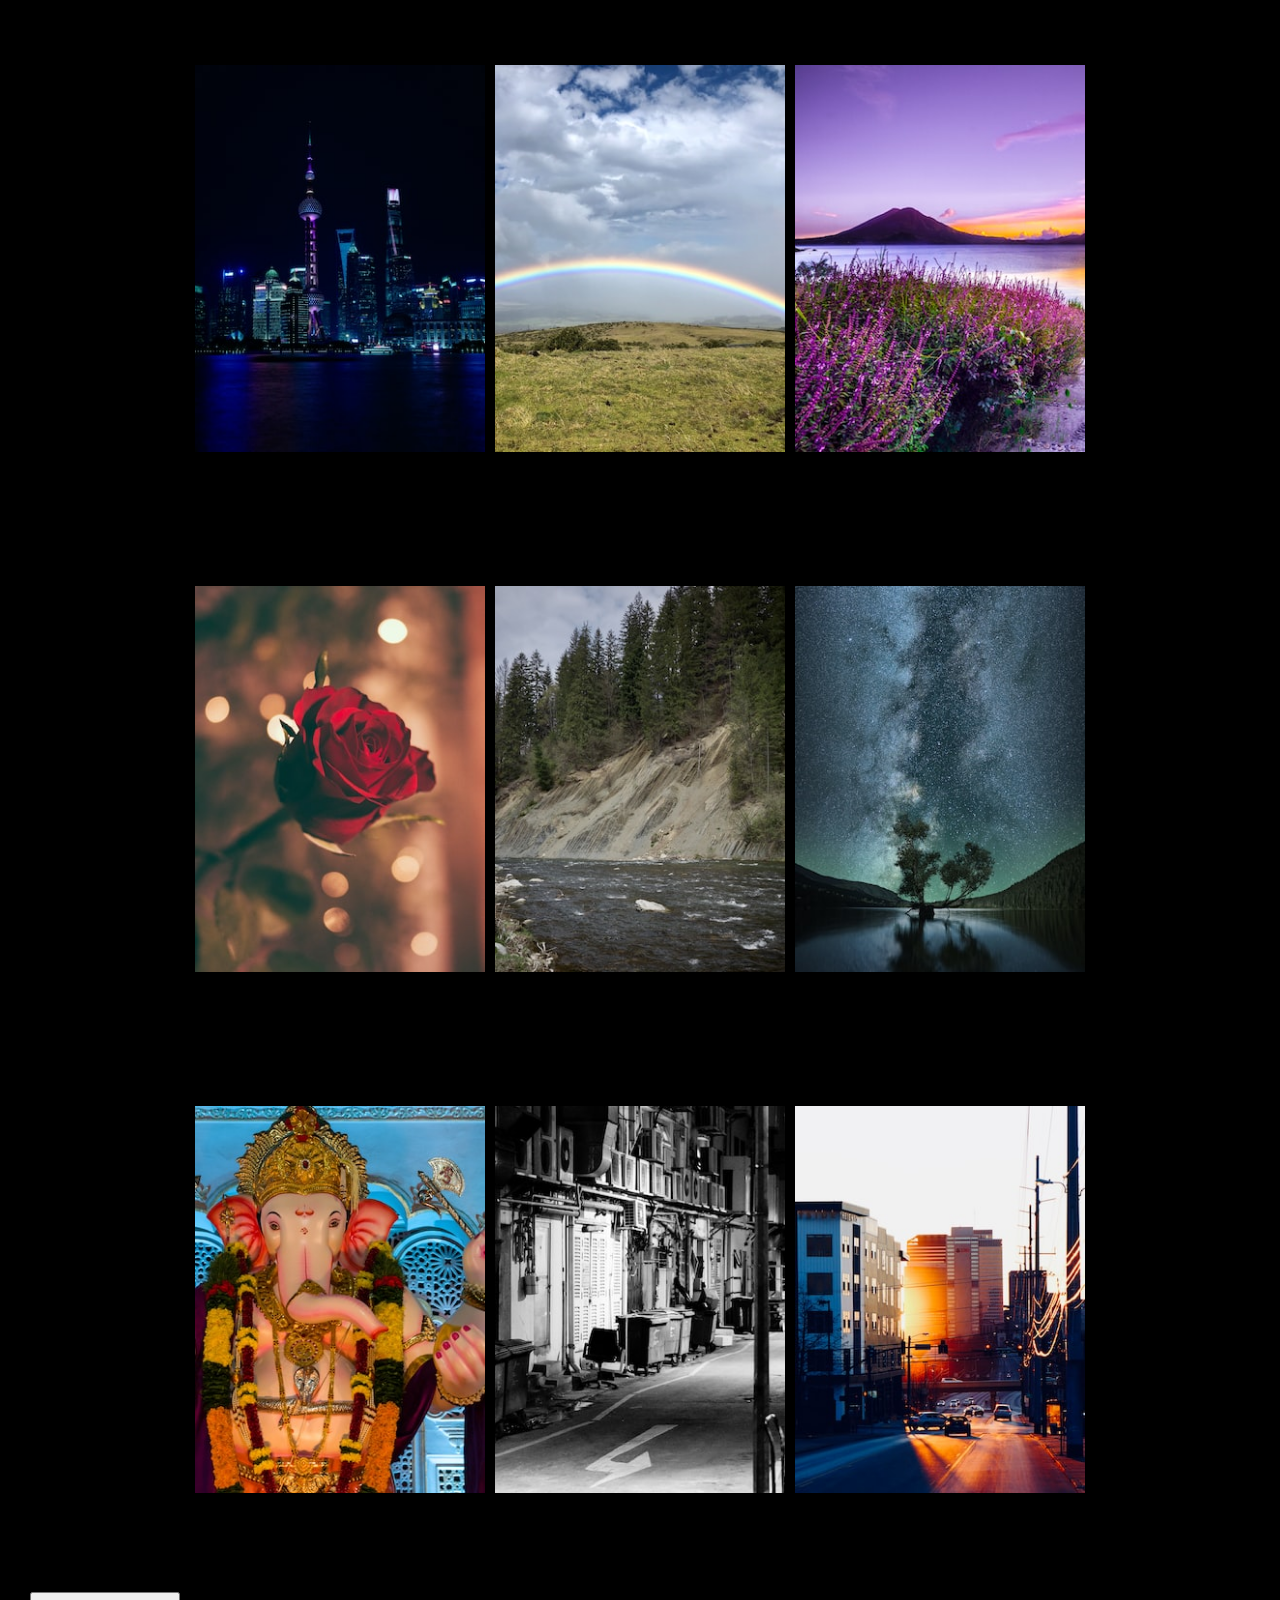
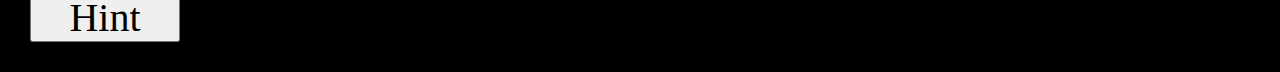
<file: index.html>
<!DOCTYPE html>
<html lang="en">
<head>
    <meta charset="UTF-8">
    <meta name="viewport" content="width=device-width, initial-scale=1.0">
    <title>Task #3</title>
    <link rel="stylesheet" href="style.css">
</head>
<body>
    <div class="gallery-wrap">
        <div class="gallery">
            <div>
                <!-- <span><img src="https://source.unsplash.com/random/300x400/?animals,water" alt=""></span> -->
                <span><img src="images/img1.2.jpeg" alt=""></span>
                <span><img src="images/img1.4.jpeg" alt=""></span>
                <span><img src="images/img1.3.jpeg" alt=""></span>
            </div>
            <div>
                <span><img src="images/img1.7.jpeg" alt=""></span>
                <span><img src="images/img1.9.jpeg" alt=""></span>
                <span><img src="images/img1.12.jpeg" alt=""></span>
            </div>
            <div>
                <span><img src="images/img1.8.jpeg" alt=""></span>
                <span><img src="images/img1.11.jpeg" alt=""></span>
                <span><img src="images/img1.10.jpeg" alt=""></span>
            </div>
            <div>
                <span><img src="images/img1.1.jpeg" alt=""></span>
                <span><img src="images/img1.6.jpeg" alt=""></span>
                <span><img src="images/img1.5.jpeg" alt=""></span>
            </div>
        </div>
    </div>

    <div class="gallery-wrap">
        <div class="gallery">
            <div>
                <!-- <span><img src="https://source.unsplash.com/random/300x400/?animals,water" alt=""></span> -->
                <span><img src="images/img2.2.jpeg" alt=""></span>
                <span><img src="images/img2.4.jpeg" alt=""></span>
                <span><img src="images/img2.3.jpeg" alt=""></span>
            </div>
            <div>
                <span><img src="images/img2.7.jpeg" alt=""></span>
                <span><img src="images/img2.9.jpeg" alt=""></span>
                <span><img src="images/img2.12.jpeg" alt=""></span>
            </div>
            <div>
                <span><img src="images/img2.8.jpeg" alt=""></span>
                <span><img src="images/img2.11.jpeg" alt=""></span>
                <span><img src="images/img2.10.jpeg" alt=""></span>
            </div>
            <div>
                <span><img src="images/img2.1.jpeg" alt=""></span>
                <span><img src="images/img2.6.jpeg" alt=""></span>
                <span><img src="images/img2.5.jpeg" alt=""></span>
            </div>
        </div>
    </div>




    <div class="gallery-wrap">
        <div class="gallery">
            <div>
                <!-- <span><img src="https://source.unsplash.com/random/300x400/?animals,water" alt=""></span> -->
                <span><img src="images/img3.2.jpeg" alt=""></span>
                <span><img src="images/img3.4.jpeg" alt=""></span>
                <span><img src="images/img3.3.jpeg" alt=""></span>
            </div>
            <div>
                <span><img src="images/img3.6.jpeg" alt=""></span>
                <span><img src="images/img3.9.jpeg" alt=""></span>
                <span><img src="images/img3.12.jpeg" alt=""></span>
            </div>
            <div>
                <span><img src="images/img3.8.jpeg" alt=""></span>
                <span><img src="images/img3.11.jpeg" alt=""></span>
                <span><img src="images/img3.10.jpeg" alt=""></span>
            </div>
            <div>
                <span><img src="images/img3.1.jpeg" alt=""></span>
                <span><img src="images/img3.7.jpeg" alt=""></span>
                <span><img src="images/img3.5.jpeg" alt=""></span>
            </div>
        </div>
    </div>

    <button class="clue"><a href="clue.html" target="_blank">Hint</a></button>
</body>
</html>
</file>
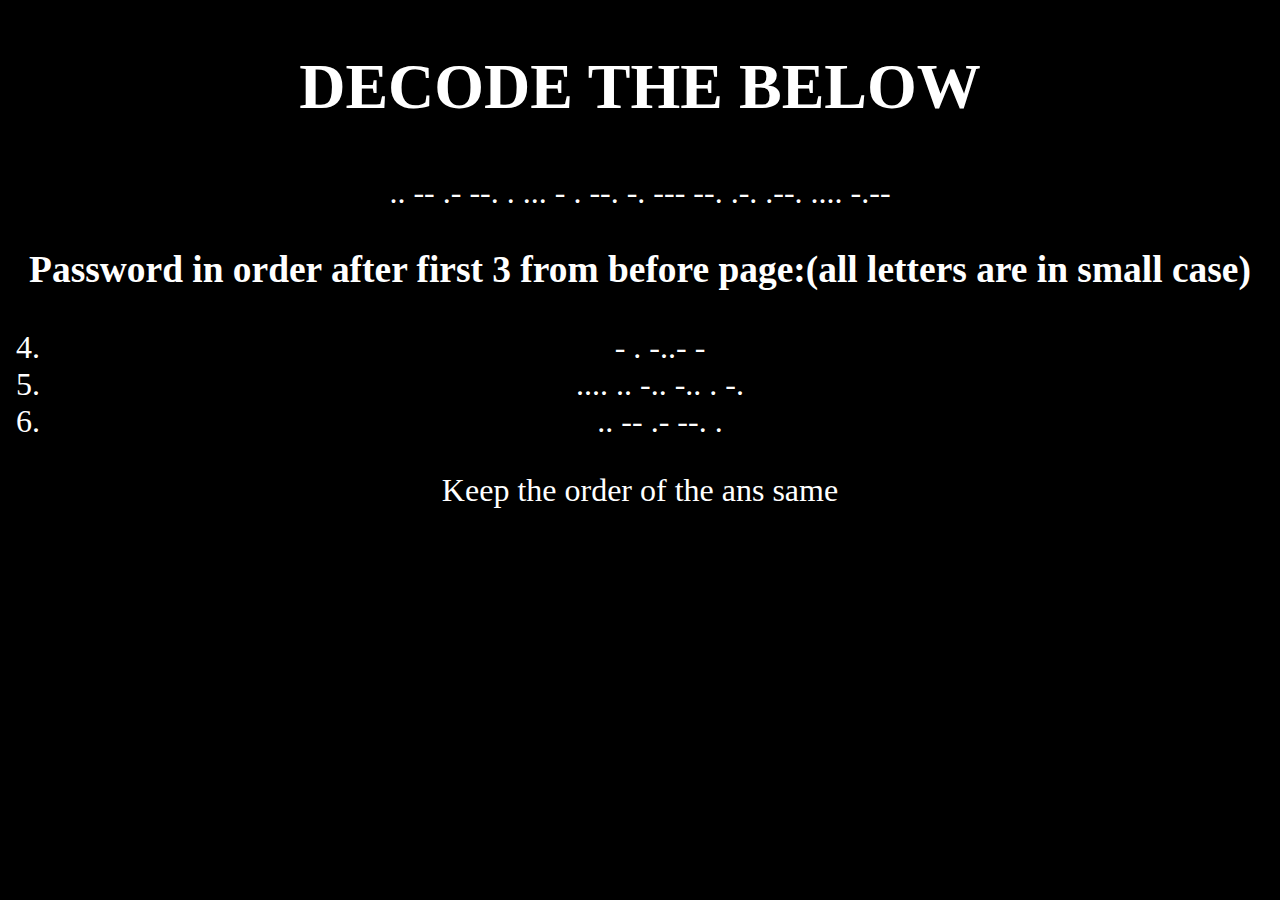
<file: clue.html>
<!DOCTYPE html>
<html lang="en">
<head>
    <meta charset="UTF-8">
    <meta name="viewport" content="width=device-width, initial-scale=1.0">
    <title>Hints</title>
    <style>
        body{
            background-color: black;
            color: white;
            text-align: center;
            font-size: xx-large;
        }
        h1{
            margin: 50px;
        }
        /* p div{
            text-align: center;
            background-color: black;
            color: white;
        } */
    </style>
</head>
<body>
    <h1>
        DECODE THE BELOW
    </h1>
    <p>
        .. -- .- --. . ... - . --. -. --- --. .-. .--. .... -.--
    </p>
    <div><h3>Password in order after first 3 from before page:(all letters are in small case)</h3>
        <ol start="4">
            <li>
                - . -..- -
            </li>
            <li>
                .... .. -.. -.. . -.
            </li>
            <li>
                .. -- .- --. .
            </li>
        </ol>
    </div>
    <p>Keep the order of the ans same</p>
</body>
</html>
</file>
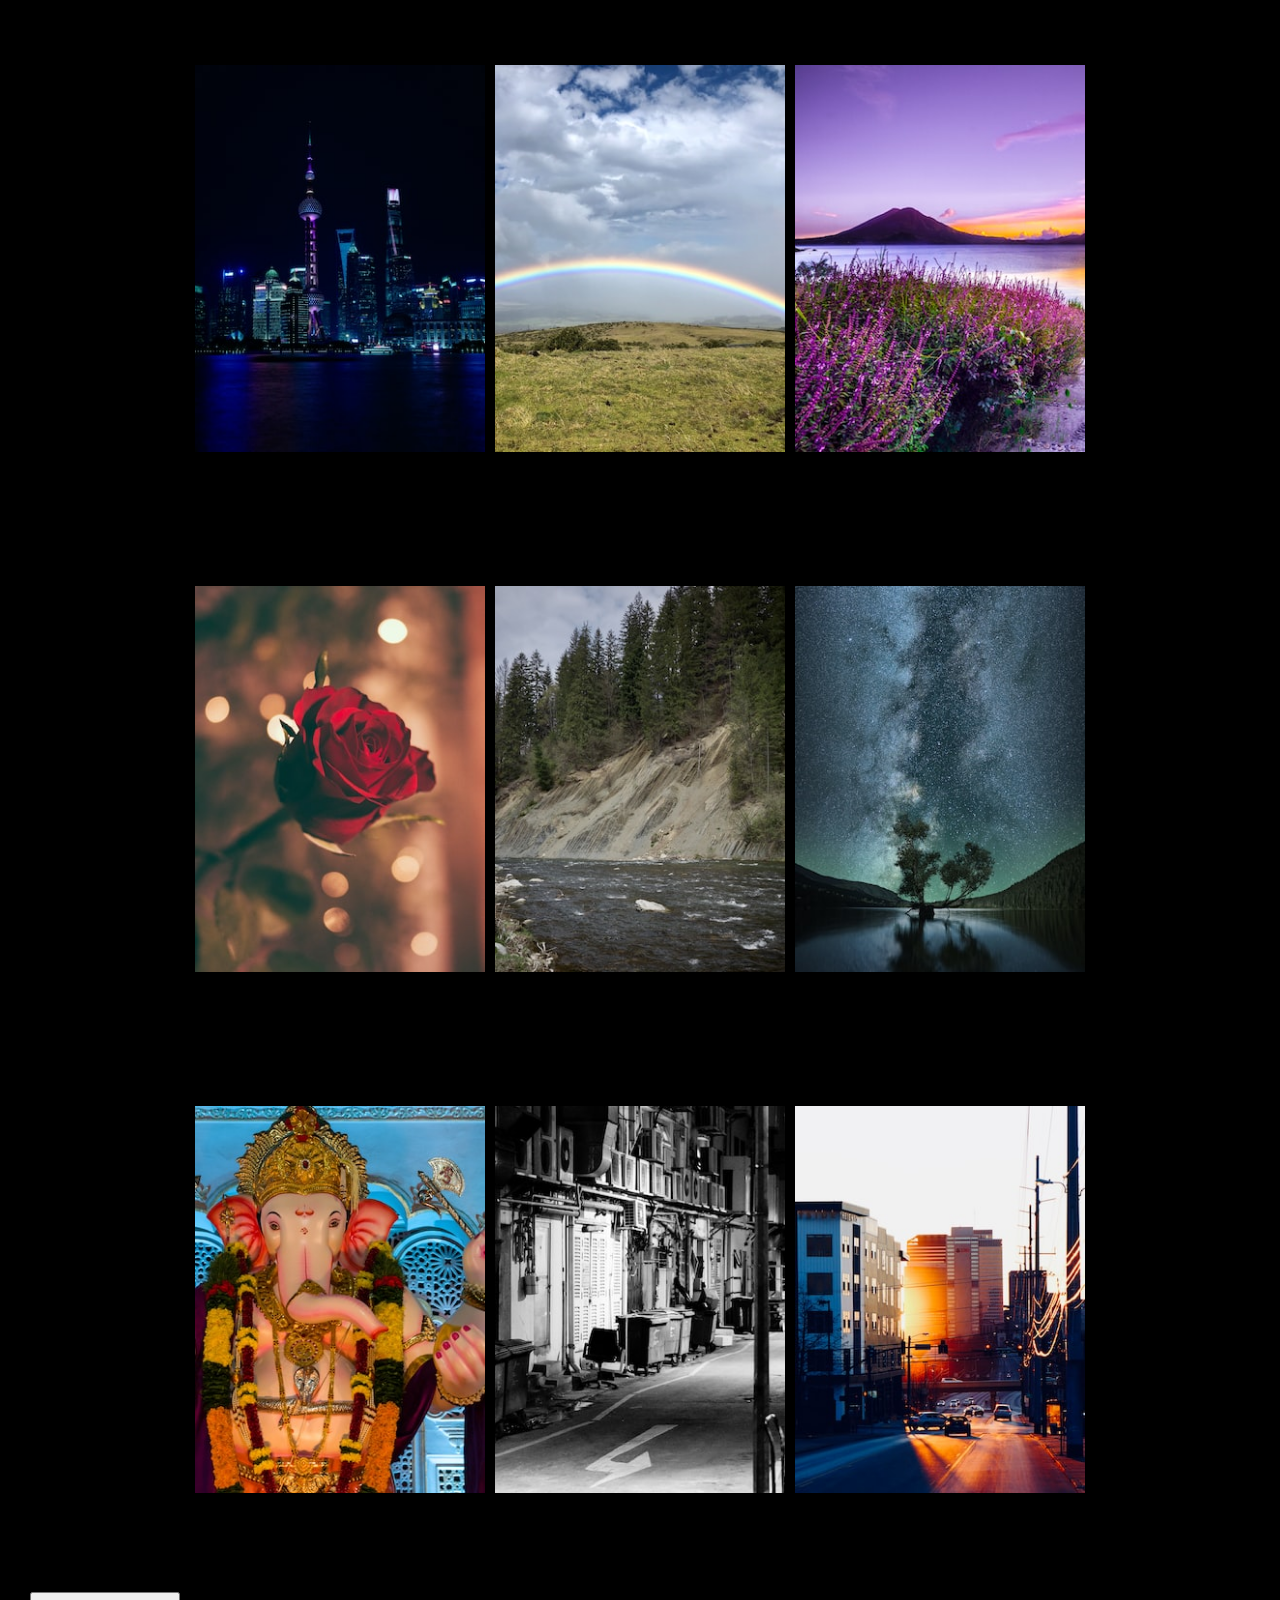
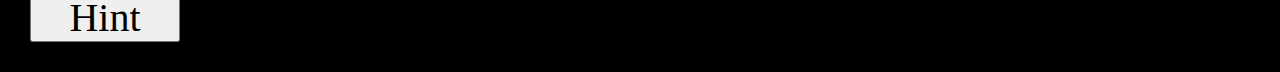
<file: task3.html>
<!DOCTYPE html>
<html lang="en">
<head>
    <meta charset="UTF-8">
    <meta name="viewport" content="width=device-width, initial-scale=1.0">
    <title>Task #3</title>
    <link rel="stylesheet" href="style.css">
</head>
<body>
    <div class="gallery-wrap">
        <div class="gallery">
            <div>
                <!-- <span><img src="https://source.unsplash.com/random/300x400/?animals,water" alt=""></span> -->
                <span><img src="images/img1.2.jpeg" alt=""></span>
                <span><img src="images/img1.4.jpeg" alt=""></span>
                <span><img src="images/img1.3.jpeg" alt=""></span>
            </div>
            <div>
                <span><img src="images/img1.7.jpeg" alt=""></span>
                <span><img src="images/img1.9.jpeg" alt=""></span>
                <span><img src="images/img1.12.jpeg" alt=""></span>
            </div>
            <div>
                <span><img src="images/img1.8.jpeg" alt=""></span>
                <span><img src="images/img1.11.jpeg" alt=""></span>
                <span><img src="images/img1.10.jpeg" alt=""></span>
            </div>
            <div>
                <span><img src="images/img1.1.jpeg" alt=""></span>
                <span><img src="images/img1.6.jpeg" alt=""></span>
                <span><img src="images/img1.5.jpeg" alt=""></span>
            </div>
        </div>
    </div>

    <div class="gallery-wrap">
        <div class="gallery">
            <div>
                <!-- <span><img src="https://source.unsplash.com/random/300x400/?animals,water" alt=""></span> -->
                <span><img src="images/img2.2.jpeg" alt=""></span>
                <span><img src="images/img2.4.jpeg" alt=""></span>
                <span><img src="images/img2.3.jpeg" alt=""></span>
            </div>
            <div>
                <span><img src="images/img2.7.jpeg" alt=""></span>
                <span><img src="images/img2.9.jpeg" alt=""></span>
                <span><img src="images/img2.12.jpeg" alt=""></span>
            </div>
            <div>
                <span><img src="images/img2.8.jpeg" alt=""></span>
                <span><img src="images/img2.11.jpeg" alt=""></span>
                <span><img src="images/img2.10.jpeg" alt=""></span>
            </div>
            <div>
                <span><img src="images/img2.1.jpeg" alt=""></span>
                <span><img src="images/img2.6.jpeg" alt=""></span>
                <span><img src="images/img2.5.jpeg" alt=""></span>
            </div>
        </div>
    </div>




    <div class="gallery-wrap">
        <div class="gallery">
            <div>
                <!-- <span><img src="https://source.unsplash.com/random/300x400/?animals,water" alt=""></span> -->
                <span><img src="images/img3.2.jpeg" alt=""></span>
                <span><img src="images/img3.4.jpeg" alt=""></span>
                <span><img src="images/img3.3.jpeg" alt=""></span>
            </div>
            <div>
                <span><img src="images/img3.6.jpeg" alt=""></span>
                <span><img src="images/img3.9.jpeg" alt=""></span>
                <span><img src="images/img3.12.jpeg" alt=""></span>
            </div>
            <div>
                <span><img src="images/img3.8.jpeg" alt=""></span>
                <span><img src="images/img3.11.jpeg" alt=""></span>
                <span><img src="images/img3.10.jpeg" alt=""></span>
            </div>
            <div>
                <span><img src="images/img3.1.jpeg" alt=""></span>
                <span><img src="images/img3.7.jpeg" alt=""></span>
                <span><img src="images/img3.5.jpeg" alt=""></span>
            </div>
        </div>
    </div>

    <button class="clue"><a href="clue.html" target="_blank">Hint</a></button>
</body>
</html>
</file>
<file: style.css>
*{
    margin: 0;
    padding: 0;
    font-family: 'Times New Roman', Times, serif;
    box-sizing: border-box;
}
body{
    background-color: black;
}
.gallery-wrap{
    width: 80%;
    margin: auto;
    display: flex;
    justify-content: center;
    padding: 60px;
}
.gallery{
    display: flex;
    /* flex-direction: row; */
    width: 900px;
    overflow-x: scroll;
}
.gallery div{
    width: 100%;
    display: grid;
    grid-template-columns: auto auto auto;
    padding: 5px;
    grid-gap: 10px;
    flex: none;
}
.gallery div img{
    width: 100%;
}
.gallery::-webkit-scrollbar{
    display: none;
}
.clue{
    width: 150px;
    /* Adjust this value to change the width */
    height: 50px;
    /* Adjust this value to change the height */
    margin: 30px;
    display: flex;
    justify-content: center;
}
.clue a{
    font-size: 40px;
    text-decoration: none;
    color: black;
}
</file>
